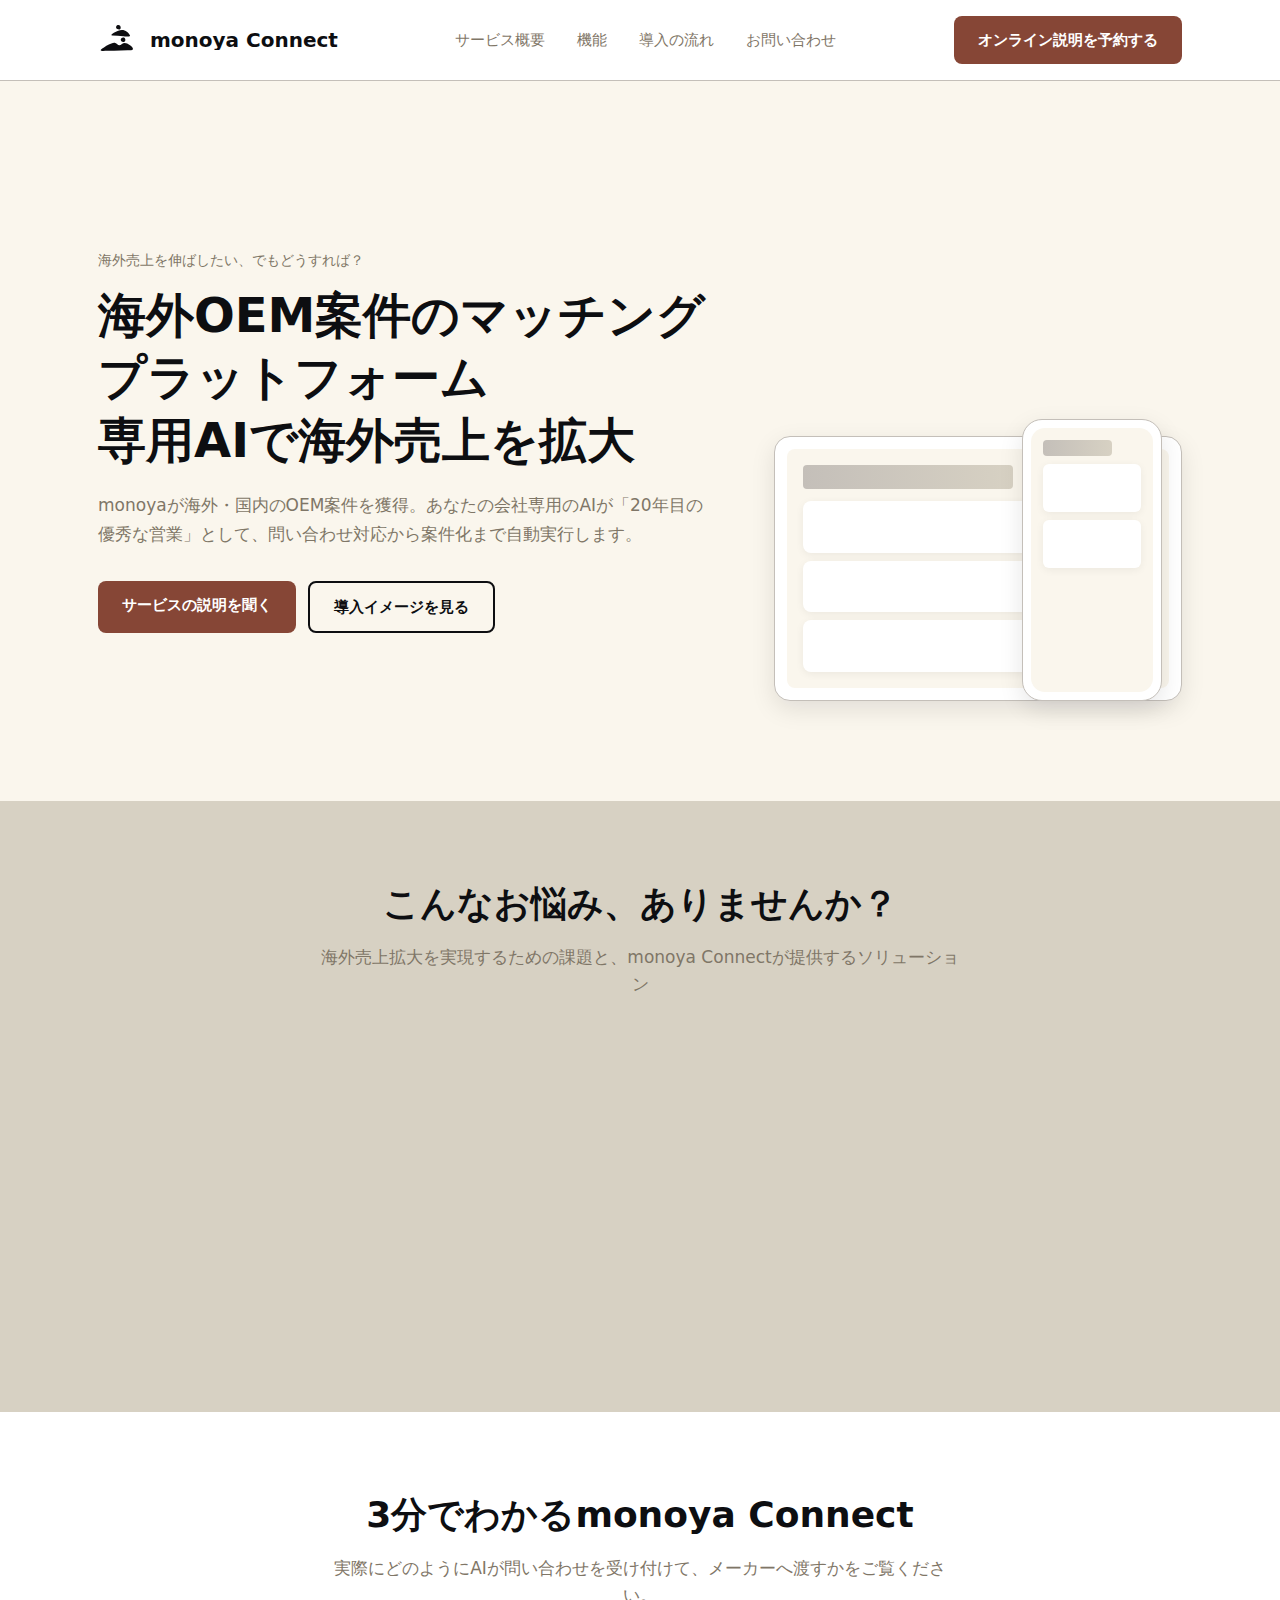
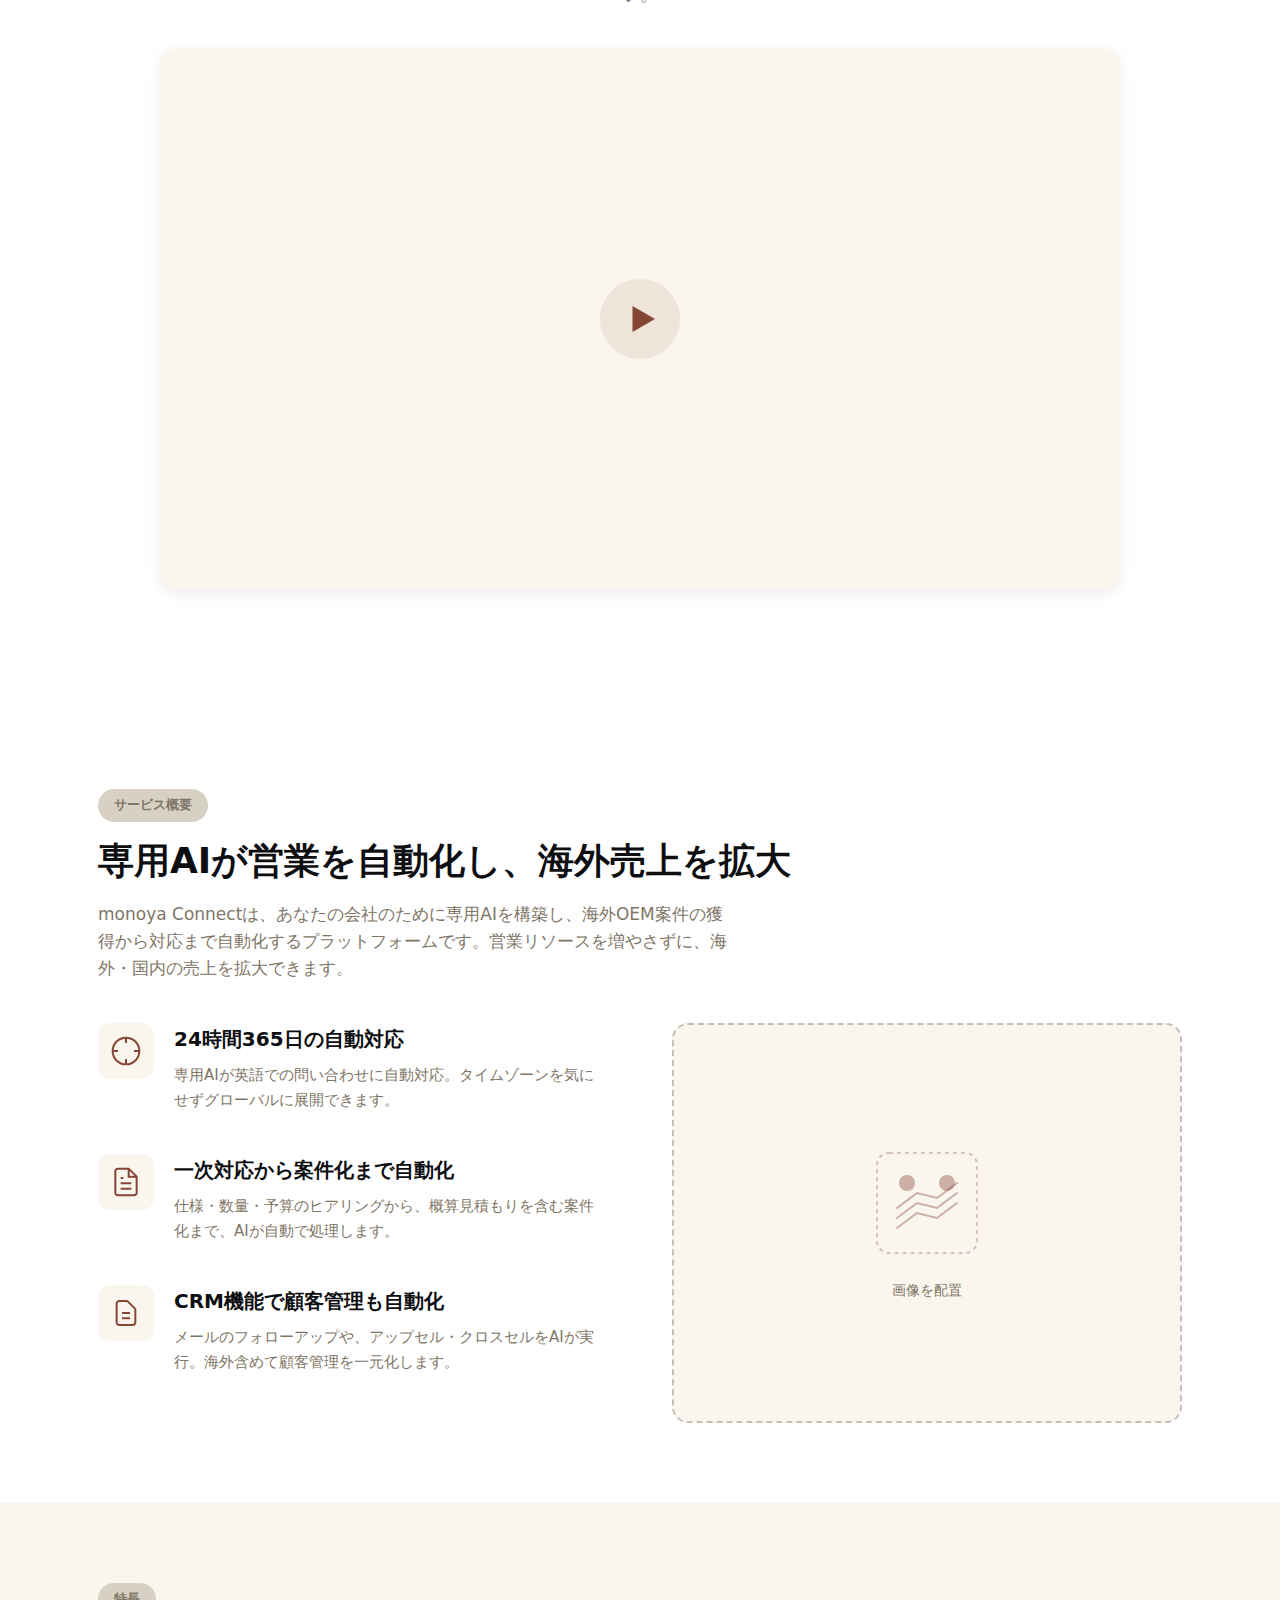
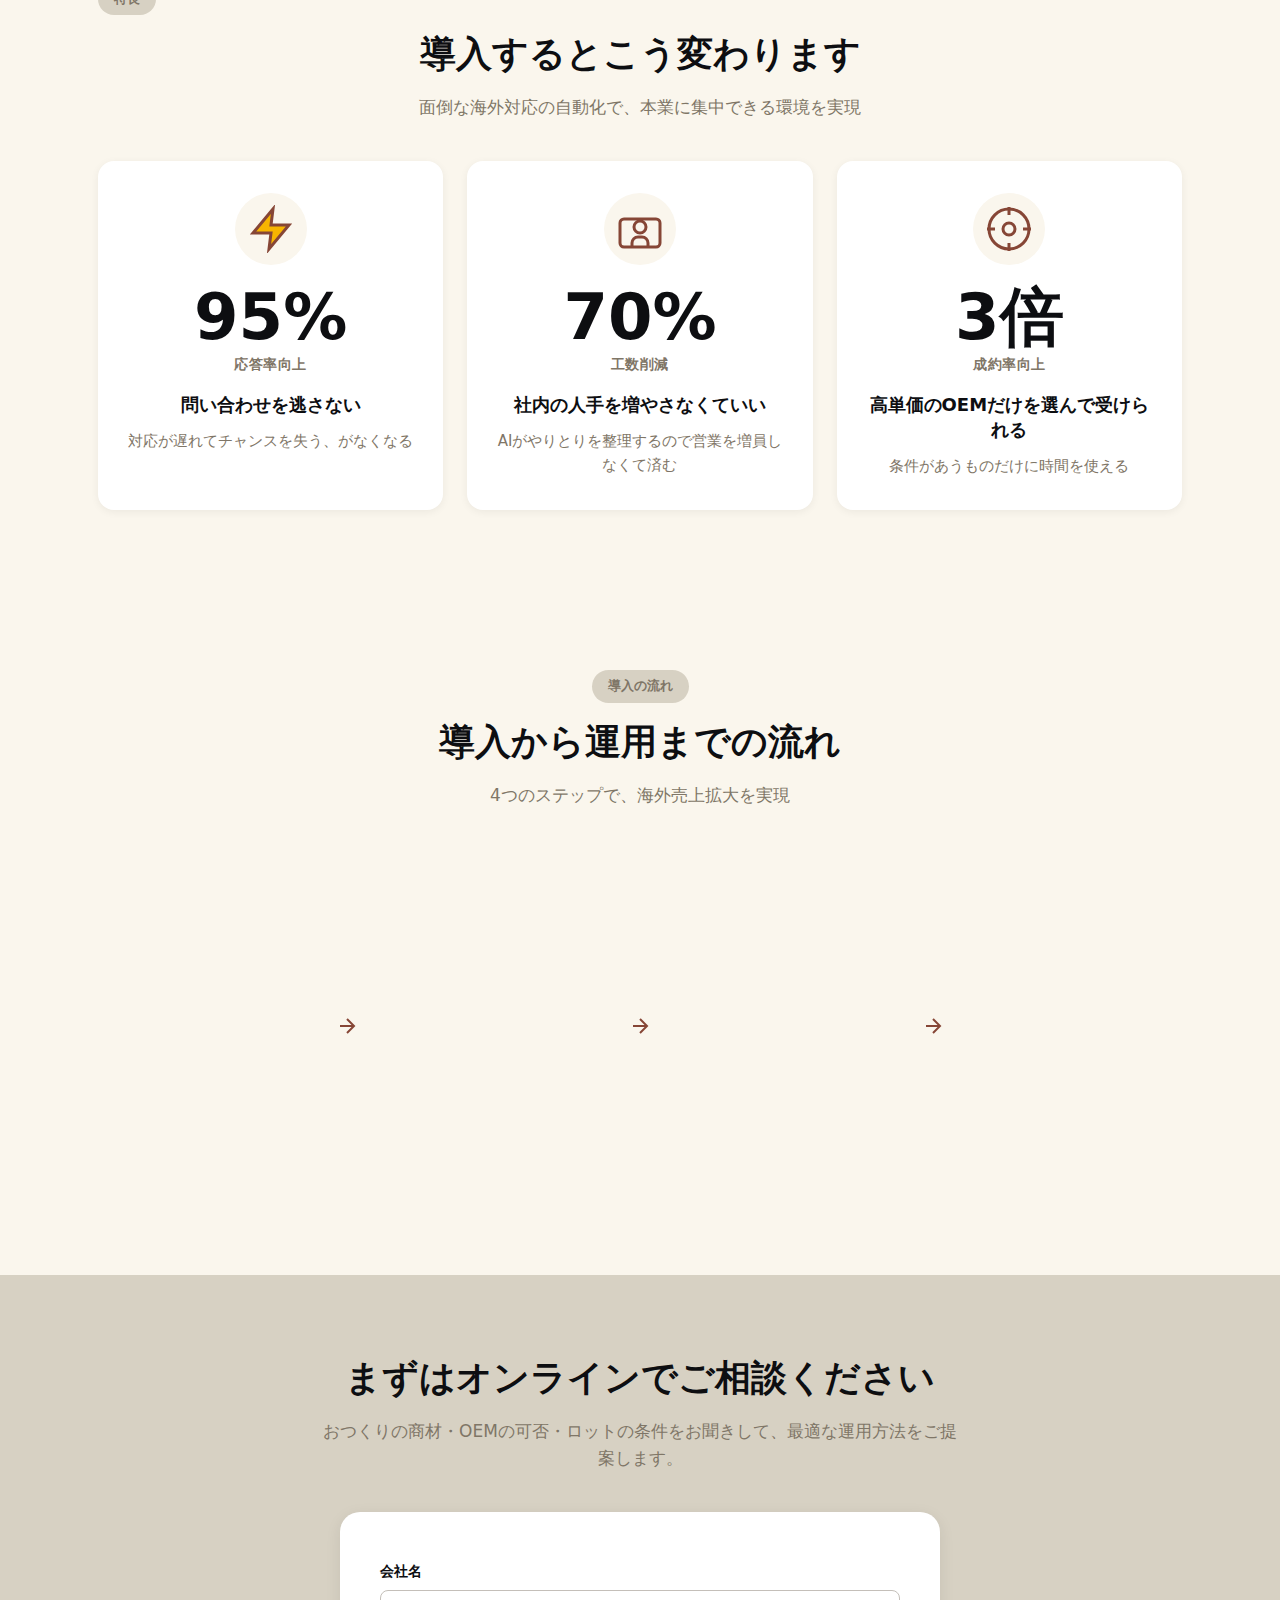
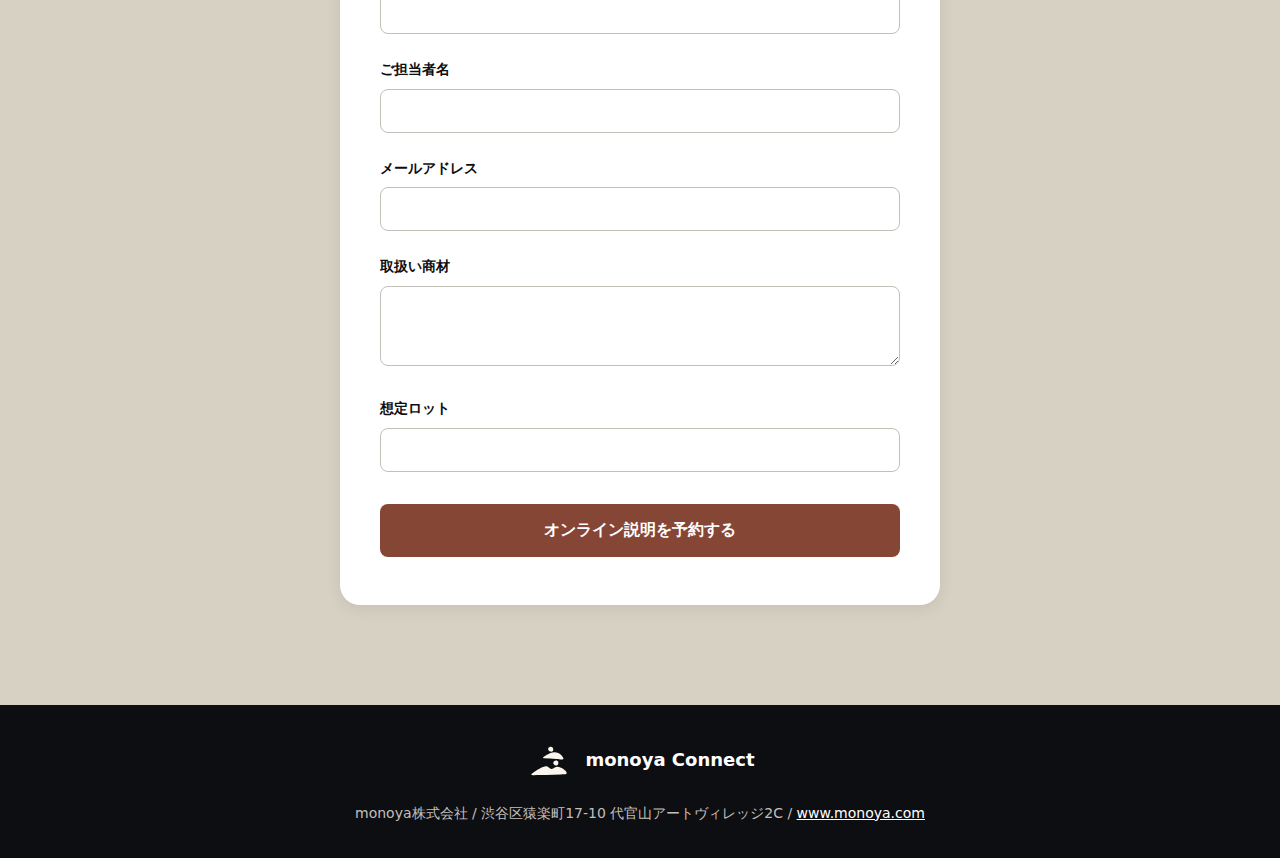
<file: index.html>
<!DOCTYPE html>
<html lang="ja">
<head>
    <meta charset="UTF-8">
    <meta name="viewport" content="width=device-width, initial-scale=1.0">
    <title>monoya Connect - 海外OEM案件のマッチングプラットフォーム | 海外売上拡大</title>
    <link rel="icon" type="image/svg+xml" href="assets/favicon.svg">
    <link rel="stylesheet" href="styles.css">
</head>
<body>
    <!-- Header -->
    <header class="header">
        <div class="header-container">
            <a href="#service" class="logo" aria-label="monoya Connect ホーム">
                <img src="assets/logo-dark.svg" alt="monoya Connect ロゴ" class="logo-icon" width="40" height="40">
                <span class="logo-text">monoya Connect</span>
            </a>
            <nav class="nav">
                <a href="#service">サービス概要</a>
                <a href="#features">機能</a>
                <a href="#flow">導入の流れ</a>
                <a href="#contact">お問い合わせ</a>
            </nav>
            <a href="#contact" class="btn btn-primary btn-header">オンライン説明を予約する</a>
        </div>
    </header>

    <!-- Hero Section -->
    <section class="hero" id="service">
        <div class="container">
            <div class="hero-content">
                <div class="hero-text">
                    <p class="hero-subtitle">海外売上を伸ばしたい、でもどうすれば？</p>
                    <h1 class="hero-title">海外OEM案件のマッチングプラットフォーム<br>専用AIで海外売上を拡大</h1>
                    <p class="hero-description">
                        monoyaが海外・国内のOEM案件を獲得。あなたの会社専用のAIが「20年目の優秀な営業」として、問い合わせ対応から案件化まで自動実行します。
                    </p>
                    <div class="hero-cta">
                        <a href="#contact" class="btn btn-primary">サービスの説明を聞く</a>
                        <a href="#flow" class="btn btn-secondary">導入イメージを見る</a>
                    </div>
                </div>
                <div class="hero-image">
                    <div class="mockup-container">
                        <div class="mockup-desktop">
                            <div class="mockup-screen">
                                <div class="dashboard-placeholder">
                                    <div class="dashboard-header"></div>
                                    <div class="dashboard-content">
                                        <div class="dashboard-card"></div>
                                        <div class="dashboard-card"></div>
                                        <div class="dashboard-card"></div>
                                    </div>
                                </div>
                            </div>
                        </div>
                        <div class="mockup-mobile">
                            <div class="mockup-screen-mobile">
                                <div class="mobile-dashboard">
                                    <div class="mobile-header"></div>
                                    <div class="mobile-card"></div>
                                    <div class="mobile-card"></div>
                                </div>
                            </div>
                        </div>
                    </div>
                </div>
            </div>
        </div>
    </section>

    <!-- Problem Solution Section -->
    <section class="problem-section">
        <div class="container">
            <h2 class="section-title">こんなお悩み、ありませんか？</h2>
            <p class="section-description">
                海外売上拡大を実現するための課題と、monoya Connectが提供するソリューション
            </p>
            <div class="problem-cards">
                <div class="card">
                    <div class="card-icon">
                        <svg width="48" height="48" viewBox="0 0 24 24" fill="none" stroke="currentColor" stroke-width="1.5">
                            <path d="M12 2L2 7L12 12L22 7L12 2Z"/>
                            <path d="M2 17L12 22L22 17"/>
                            <path d="M2 12L12 17L22 12"/>
                        </svg>
                    </div>
                    <h3 class="card-title">海外売上を伸ばしたい</h3>
                    <p class="card-description">新規の海外顧客を開拓したいが、営業リソースが足りない</p>
                </div>
                <div class="card">
                    <div class="card-icon">
                        <svg width="48" height="48" viewBox="0 0 24 24" fill="none" stroke="currentColor" stroke-width="1.5">
                            <path d="M3 8L10.89 13.26C11.2187 13.4793 11.6049 13.5963 12 13.5963C12.3951 13.5963 12.7813 13.4793 13.11 13.26L21 8M5 19H19C19.5304 19 20.0391 18.7893 20.4142 18.4142C20.7893 18.0391 21 17.5304 21 17V7C21 6.46957 20.7893 5.96086 20.4142 5.58579C20.0391 5.21071 19.5304 5 19 5H5C4.46957 5 3.96086 5.21071 3.58579 5.58579C3.21071 5.96086 3 6.46957 3 7V17C3 17.5304 3.21071 18.0391 3.58579 18.4142C3.96086 18.7893 4.46957 19 5 19Z"/>
                        </svg>
                    </div>
                    <h3 class="card-title">問い合わせが来るが後回し、面倒臭い</h3>
                    <p class="card-description">英語でのやりとりや仕様確認が面倒で、対応に時間がかかる</p>
                </div>
                <div class="card">
                    <div class="card-icon">
                        <svg width="48" height="48" viewBox="0 0 24 24" fill="none" stroke="currentColor" stroke-width="1.5">
                            <path d="M9 12H15M9 16H15M17 21H7C6.46957 21 5.96086 20.7893 5.58579 20.4142C5.21071 20.0391 5 19.5304 5 19V5C5 4.46957 5.21071 3.96086 5.58579 3.58579C5.96086 3.21071 6.46957 3 7 3H12.586C12.8512 3.00006 13.1055 3.10545 13.293 3.293L18.707 8.707C18.8946 8.89449 18.9999 9.1488 19 9.414V19C19 19.5304 18.7893 20.0391 18.4142 20.4142C18.0391 20.7893 17.5304 21 17 21Z"/>
                        </svg>
                    </div>
                    <h3 class="card-title">OEM案件はたくさんあって、管理するのが大変</h3>
                    <p class="card-description">複数の顧客対応、フォローアップ、アップセル・クロスセルまで手が回らない</p>
                </div>
                <div class="card">
                    <div class="card-icon">
                        <svg width="48" height="48" viewBox="0 0 24 24" fill="none" stroke="currentColor" stroke-width="1.5">
                            <path d="M21 16V8C21 7.46957 20.7893 6.96086 20.4142 6.58579C20.0391 6.21071 19.5304 6 19 6H5C4.46957 6 3.96086 6.21071 3.58579 6.58579C3.21071 6.96086 3 7.46957 3 8V16C3 16.5304 3.21071 17.0391 3.58579 17.4142C3.96086 17.7893 4.46957 18 5 18H19C19.5304 18 20.0391 17.7893 20.4142 17.4142C20.7893 17.0391 21 16.5304 21 16Z"/>
                            <path d="M9 10H15M9 14H15"/>
                        </svg>
                    </div>
                    <h3 class="card-title">社内で情報が散乱。商品情報がバラバラ</h3>
                    <p class="card-description">商品情報がバラバラで、誰に聞けばわかるのか見つからない</p>
                </div>
            </div>
        </div>
    </section>

    <!-- Demo Video Section -->
    <section class="demo-video">
        <div class="container">
            <h2 class="section-title">3分でわかるmonoya Connect</h2>
            <p class="section-description">
                実際にどのようにAIが問い合わせを受け付けて、メーカーへ渡すかをご覧ください。
            </p>
            <div class="video-container">
                <div class="video-placeholder">
                    <svg width="80" height="80" viewBox="0 0 80 80" fill="none">
                        <circle cx="40" cy="40" r="40" fill="#864636" opacity="0.1"/>
                        <path d="M55 40L32.5 52.9904L32.5 27.0096L55 40Z" fill="#864636"/>
                    </svg>
                </div>
            </div>
        </div>
    </section>

    <!-- Service Overview Section -->
    <section class="service-overview-section" id="features">
        <div class="container">
            <div class="section-tag">サービス概要</div>
            <h2 class="section-title">専用AIが営業を自動化し、海外売上を拡大</h2>
            <p class="section-description">
                monoya Connectは、あなたの会社のために専用AIを構築し、海外OEM案件の獲得から対応まで自動化するプラットフォームです。営業リソースを増やさずに、海外・国内の売上を拡大できます。
            </p>
            <div class="service-overview-content">
                <div class="service-overview-text">
                    <div class="service-features">
                        <div class="service-feature">
                            <div class="service-feature-icon">
                                <svg width="32" height="32" viewBox="0 0 24 24" fill="none" stroke="currentColor" stroke-width="1.5">
                                    <circle cx="12" cy="12" r="10"/>
                                    <path d="M2 12H6M18 12H22M12 2V6M12 18V22"/>
                                </svg>
                            </div>
                            <div class="service-feature-content">
                                <h3 class="service-feature-title">24時間365日の自動対応</h3>
                                <p class="service-feature-description">専用AIが英語での問い合わせに自動対応。タイムゾーンを気にせずグローバルに展開できます。</p>
                            </div>
                        </div>
                        <div class="service-feature">
                            <div class="service-feature-icon">
                                <svg width="32" height="32" viewBox="0 0 24 24" fill="none" stroke="currentColor" stroke-width="1.5">
                                    <path d="M14 2H6C5.46957 2 4.96086 2.21071 4.58579 2.58579C4.21071 2.96086 4 3.46957 4 4V20C4 20.5304 4.21071 21.0391 4.58579 21.4142C4.96086 21.7893 5.46957 22 6 22H18C18.5304 22 19.0391 21.7893 19.4142 21.4142C19.7893 21.0391 20 20.5304 20 20V8L14 2Z"/>
                                    <path d="M14 2V8H20M16 13H8M16 17H8M10 9H8"/>
                                </svg>
                            </div>
                            <div class="service-feature-content">
                                <h3 class="service-feature-title">一次対応から案件化まで自動化</h3>
                                <p class="service-feature-description">仕様・数量・予算のヒアリングから、概算見積もりを含む案件化まで、AIが自動で処理します。</p>
                            </div>
                        </div>
                        <div class="service-feature">
                            <div class="service-feature-icon">
                                <svg width="32" height="32" viewBox="0 0 24 24" fill="none" stroke="currentColor" stroke-width="1.5">
                                    <path d="M9 12H15M9 16H15M17 21H7C6.46957 21 5.96086 20.7893 5.58579 20.4142C5.21071 20.0391 5 19.5304 5 19V5C5 4.46957 5.21071 3.96086 5.58579 3.58579C5.96086 3.21071 6.46957 3 7 3H12.586C12.8512 3.00006 13.1055 3.10545 13.293 3.293L18.707 8.707C18.8946 8.89449 18.9999 9.1488 19 9.414V19C19 19.5304 18.7893 20.0391 18.4142 20.4142C18.0391 20.7893 17.5304 21 17 21Z"/>
                                </svg>
                            </div>
                            <div class="service-feature-content">
                                <h3 class="service-feature-title">CRM機能で顧客管理も自動化</h3>
                                <p class="service-feature-description">メールのフォローアップや、アップセル・クロスセルをAIが実行。海外含めて顧客管理を一元化します。</p>
                            </div>
                        </div>
                    </div>
                </div>
                <div class="service-overview-image">
                    <div class="service-image-placeholder">
                        <svg width="120" height="120" viewBox="0 0 120 120" fill="none">
                            <rect x="10" y="10" width="100" height="100" rx="12" stroke="currentColor" stroke-width="2" stroke-dasharray="4 4" fill="none" opacity="0.3"/>
                            <circle cx="40" cy="40" r="8" fill="currentColor" opacity="0.4"/>
                            <circle cx="80" cy="40" r="8" fill="currentColor" opacity="0.4"/>
                            <path d="M30 65 L50 50 L70 55 L90 40" stroke="currentColor" stroke-width="2" opacity="0.4" stroke-linecap="round"/>
                            <path d="M30 75 L50 60 L70 65 L90 50" stroke="currentColor" stroke-width="2" opacity="0.4" stroke-linecap="round"/>
                            <path d="M30 85 L50 70 L70 75 L90 60" stroke="currentColor" stroke-width="2" opacity="0.4" stroke-linecap="round"/>
                        </svg>
                        <p style="margin-top: 16px; color: var(--clay); font-size: 14px;">画像を配置</p>
                    </div>
                </div>
            </div>
        </div>
    </section>

    <!-- Impact Metrics Section -->
    <section class="impact-section">
        <div class="container">
            <div class="section-tag">特長</div>
            <h2 class="section-title">導入するとこう変わります</h2>
            <p class="section-description">
                面倒な海外対応の自動化で、本業に集中できる環境を実現
            </p>
            <div class="impact-cards">
                <div class="impact-card">
                    <div class="impact-icon">
                        <svg width="48" height="48" viewBox="0 0 24 24" fill="none" stroke="currentColor" stroke-width="1.5">
                            <path d="M13 2L3 14H12L11 22L21 10H12L13 2Z" fill="#F7B500"/>
                        </svg>
                    </div>
                    <div class="impact-metric">
                        <div class="impact-number">95%</div>
                        <div class="impact-label">応答率向上</div>
                    </div>
                    <h3 class="impact-title">問い合わせを逃さない</h3>
                    <p class="impact-description">対応が遅れてチャンスを失う、がなくなる</p>
                </div>
                <div class="impact-card">
                    <div class="impact-icon">
                        <svg width="48" height="48" viewBox="0 0 24 24" fill="none" stroke="currentColor" stroke-width="1.5">
                            <rect x="2" y="7" width="20" height="14" rx="2"/>
                            <path d="M16 21V19C16 17.3431 14.6569 16 13 16H11C9.34315 16 8 17.3431 8 19V21"/>
                            <circle cx="12" cy="11" r="3"/>
                        </svg>
                    </div>
                    <div class="impact-metric">
                        <div class="impact-number">70%</div>
                        <div class="impact-label">工数削減</div>
                    </div>
                    <h3 class="impact-title">社内の人手を増やさなくていい</h3>
                    <p class="impact-description">AIがやりとりを整理するので営業を増員しなくて済む</p>
                </div>
                <div class="impact-card">
                    <div class="impact-icon">
                        <svg width="48" height="48" viewBox="0 0 24 24" fill="none" stroke="currentColor" stroke-width="1.5">
                            <circle cx="12" cy="12" r="10"/>
                            <circle cx="12" cy="12" r="3"/>
                            <path d="M12 1V5M12 19V23M23 12H19M5 12H1"/>
                        </svg>
                    </div>
                    <div class="impact-metric">
                        <div class="impact-number">3倍</div>
                        <div class="impact-label">成約率向上</div>
                    </div>
                    <h3 class="impact-title">高単価のOEMだけを選んで受けられる</h3>
                    <p class="impact-description">条件があうものだけに時間を使える</p>
                </div>
            </div>
        </div>
    </section>

    <!-- Flow Section -->
    <section class="flow-section" id="flow">
        <div class="container">
            <div class="section-tag">導入の流れ</div>
            <h2 class="section-title">導入から運用までの流れ</h2>
            <p class="section-description">
                4つのステップで、海外売上拡大を実現
            </p>
            <div class="flow-steps">
                <div class="flow-step">
                    <div class="step-number">1</div>
                    <h3 class="step-title">あなたの会社専用のAIを構築</h3>
                    <p class="step-description">商品情報、技術仕様、過去の取引データなど、社内の知識を学習した専用AIを構築します。</p>
                </div>
                <div class="flow-arrow">
                    <svg width="24" height="24" viewBox="0 0 24 24" fill="none" stroke="currentColor" stroke-width="2">
                        <path d="M5 12h14M12 5l7 7-7 7"/>
                    </svg>
                </div>
                <div class="flow-step">
                    <div class="step-number">2</div>
                    <h3 class="step-title">monoyaが海外OEM案件を獲得</h3>
                    <p class="step-description">海外・国内のブランド、ホテルレストランから案件を集客し、AIに振り分けます。</p>
                </div>
                <div class="flow-arrow">
                    <svg width="24" height="24" viewBox="0 0 24 24" fill="none" stroke="currentColor" stroke-width="2">
                        <path d="M5 12h14M12 5l7 7-7 7"/>
                    </svg>
                </div>
                <div class="flow-step">
                    <div class="step-number">3</div>
                    <h3 class="step-title">AIが一次対応~案件化まで自動実行</h3>
                    <p class="step-description">問い合わせ受付、仕様ヒアリング、概算見積作成までAIが自動処理。案件化した内容を通知します。</p>
                </div>
                <div class="flow-arrow">
                    <svg width="24" height="24" viewBox="0 0 24 24" fill="none" stroke="currentColor" stroke-width="2">
                        <path d="M5 12h14M12 5l7 7-7 7"/>
                    </svg>
                </div>
                <div class="flow-step">
                    <div class="step-number">4</div>
                    <h3 class="step-title">CRMで継続的な顧客フォロー</h3>
                    <p class="step-description">AIがフォローアップメール、アップセル・クロスセル提案を実行。顧客管理も自動化されます。</p>
                </div>
            </div>
        </div>
    </section>

    <!-- Contact/CTA Section -->
    <section class="contact-section" id="contact">
        <div class="container">
            <h2 class="section-title">まずはオンラインでご相談ください</h2>
            <p class="section-description">
                おつくりの商材・OEMの可否・ロットの条件をお聞きして、最適な運用方法をご提案します。
            </p>
            <form class="contact-form">
                <div class="form-group">
                    <label for="company">会社名</label>
                    <input type="text" id="company" name="company" required>
                </div>
                <div class="form-group">
                    <label for="name">ご担当者名</label>
                    <input type="text" id="name" name="name" required>
                </div>
                <div class="form-group">
                    <label for="email">メールアドレス</label>
                    <input type="email" id="email" name="email" required>
                </div>
                <div class="form-group">
                    <label for="products">取扱い商材</label>
                    <textarea id="products" name="products" rows="3" required></textarea>
                </div>
                <div class="form-group">
                    <label for="lot">想定ロット</label>
                    <input type="text" id="lot" name="lot" required>
                </div>
                <button type="submit" class="btn btn-primary btn-large">オンライン説明を予約する</button>
            </form>
        </div>
    </section>

    <!-- Footer -->
    <footer class="footer">
        <div class="container footer-content">
            <div class="footer-brand">
                <img src="assets/logo-light.svg" alt="monoya Connect ロゴ" class="footer-logo" width="48" height="48">
                <span class="footer-text">monoya Connect</span>
            </div>
            <p>monoya株式会社 / 渋谷区猿楽町17-10 代官山アートヴィレッジ2C / <a href="https://www.monoya.com" target="_blank" rel="noopener">www.monoya.com</a></p>
        </div>
    </footer>

    <!-- Mobile Sticky CTA -->
    <div class="mobile-sticky-cta">
        <a href="#contact" class="btn btn-primary btn-block">サービスの説明を聞く</a>
    </div>

    <script src="script.js"></script>
</body>
</html>
</file>
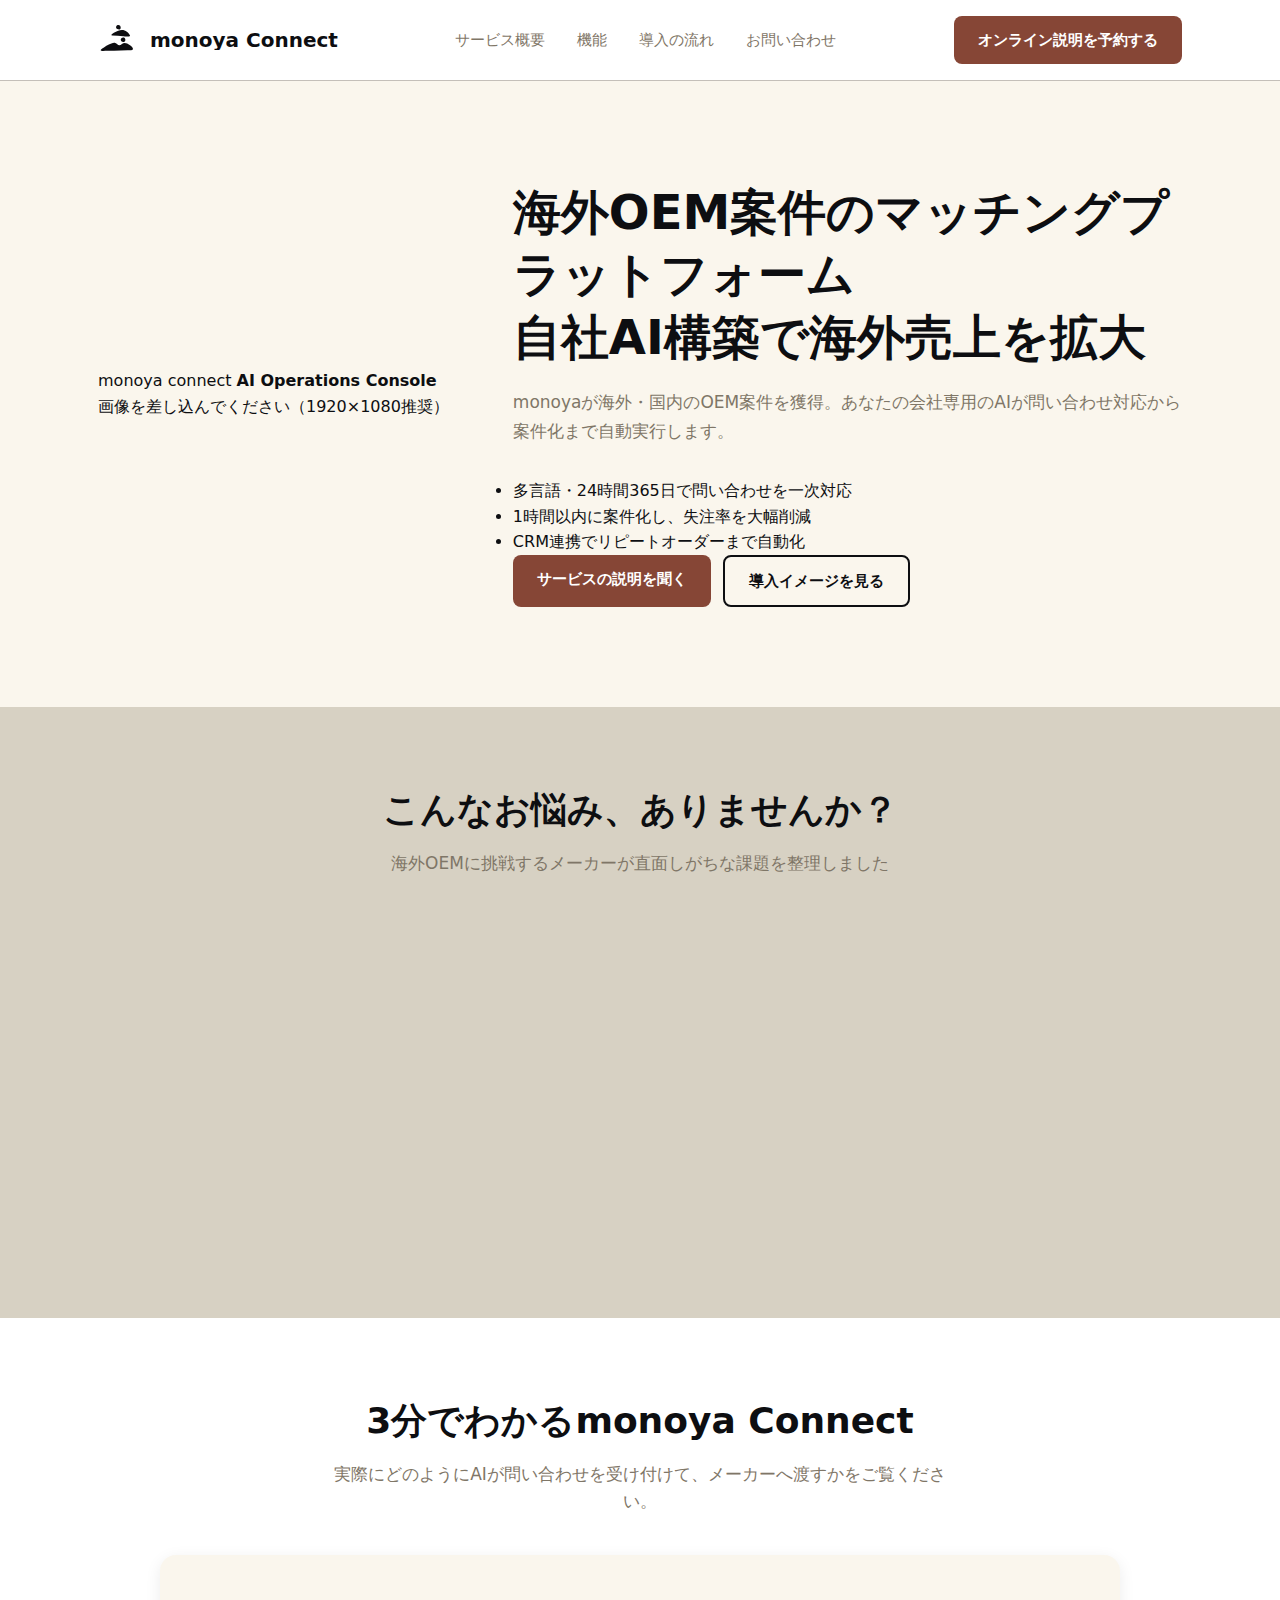
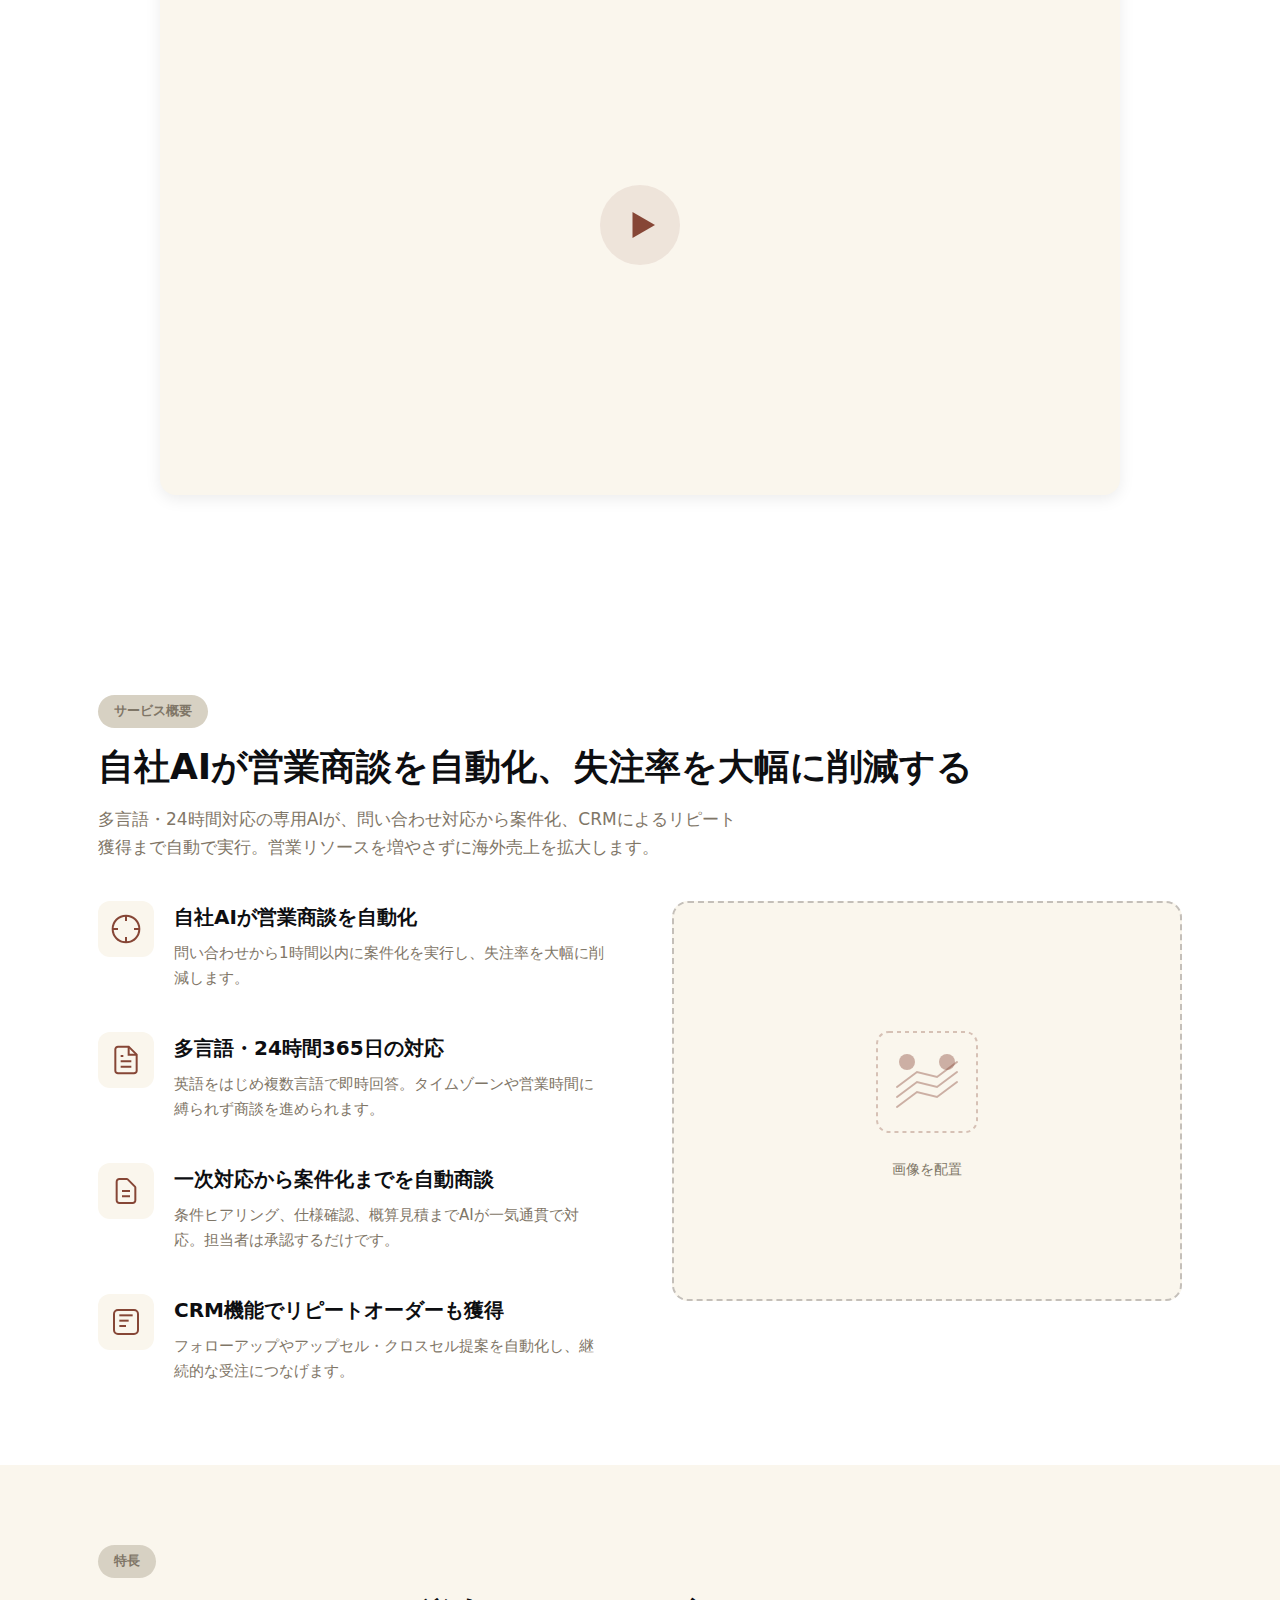
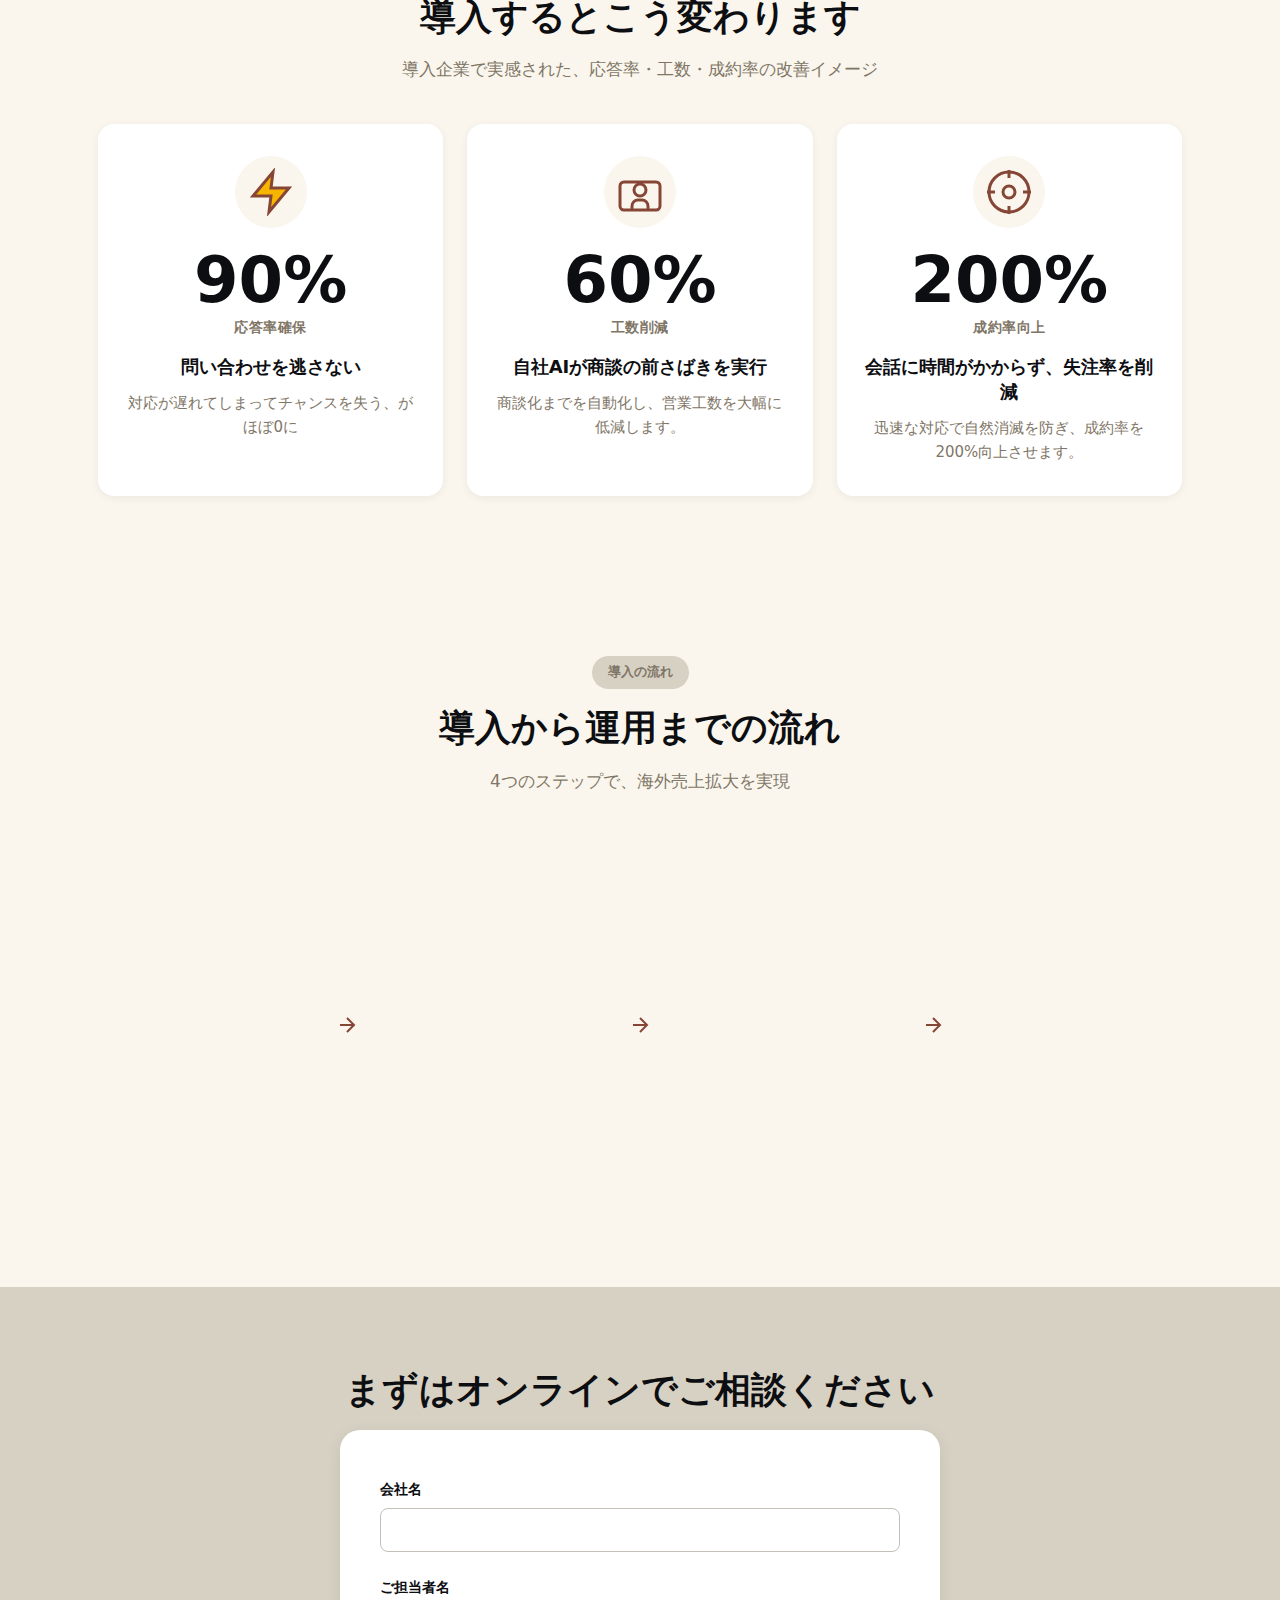
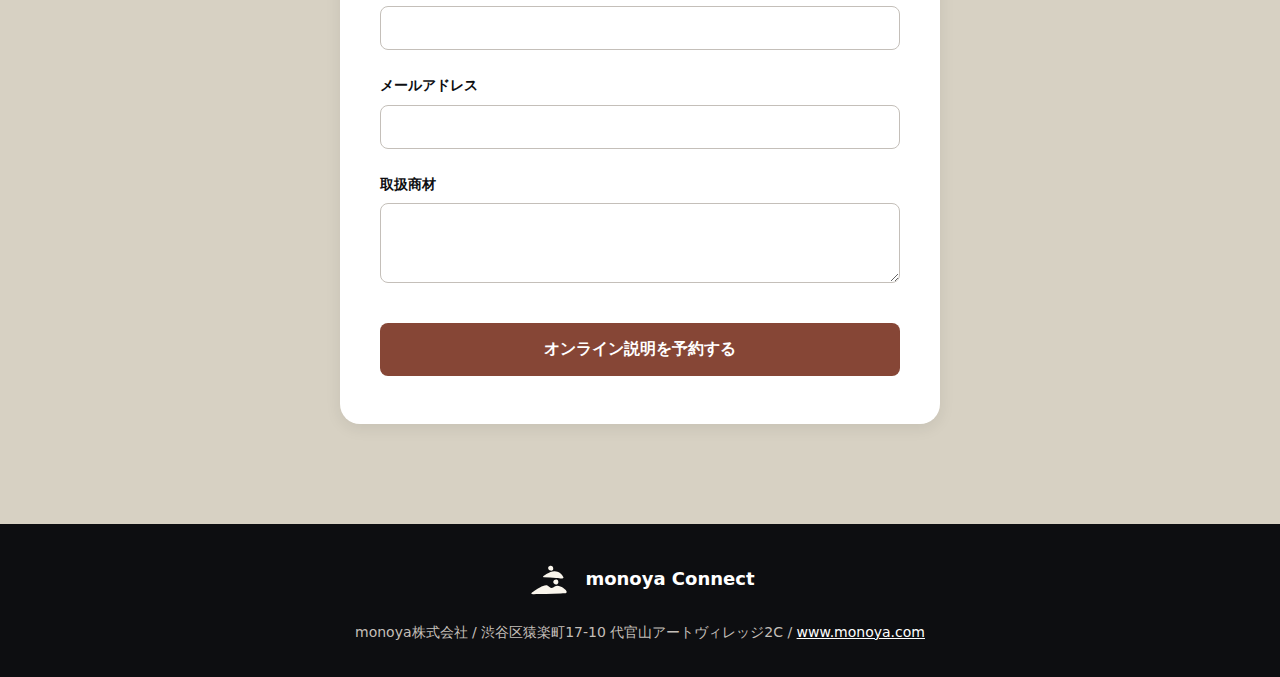
<file: ui-alt/index.html>
<!DOCTYPE html>
<html lang="ja">
<head>
    <meta charset="UTF-8">
    <meta name="viewport" content="width=device-width, initial-scale=1.0">
    <title>monoya Connect (UI Alt) - 海外OEM案件のマッチングプラットフォーム</title>
    <link rel="icon" type="image/svg+xml" href="../assets/favicon.svg">
    <link rel="stylesheet" href="../styles.css">
</head>
<body>
    <!-- Header -->
    <header class="header">
        <div class="header-container">
            <a href="#service" class="logo" aria-label="monoya Connect ホーム">
                <img src="../assets/logo-dark.svg" alt="monoya Connect ロゴ" class="logo-icon" width="40" height="40">
                <span class="logo-text">monoya Connect</span>
            </a>
            <nav class="nav">
                <a href="#service">サービス概要</a>
                <a href="#features">機能</a>
                <a href="#flow">導入の流れ</a>
                <a href="#contact">お問い合わせ</a>
            </nav>
            <a href="#contact" class="btn btn-primary btn-header">オンライン説明を予約する</a>
        </div>
    </header>

    <!-- Hero Section -->
    <section class="hero" id="service">
        <div class="container">
            <div class="hero-content">
                <div class="hero-text">
                    <h1 class="hero-title">海外OEM案件のマッチングプラットフォーム<br>自社AI構築で海外売上を拡大</h1>
                    <p class="hero-description">
                        monoyaが海外・国内のOEM案件を獲得。あなたの会社専用のAIが問い合わせ対応から案件化まで自動実行します。
                    </p>
                    <ul class="hero-points">
                        <li>多言語・24時間365日で問い合わせを一次対応</li>
                        <li>1時間以内に案件化し、失注率を大幅削減</li>
                        <li>CRM連携でリピートオーダーまで自動化</li>
                    </ul>
                    <div class="hero-cta">
                        <a href="#contact" class="btn btn-primary">サービスの説明を聞く</a>
                        <a href="#flow" class="btn btn-secondary">導入イメージを見る</a>
                    </div>
                </div>
                <div class="hero-visual">
                    <div class="hero-image-frame">
                        <div class="hero-image-overlay">
                            <span>monoya connect</span>
                            <strong>AI Operations Console</strong>
                            <p>画像を差し込んでください（1920×1080推奨）</p>
                        </div>
                    </div>
                </div>
            </div>
        </div>
    </section>

    <!-- Problem Solution Section -->
    <section class="problem-section">
        <div class="container">
            <h2 class="section-title">こんなお悩み、ありませんか？</h2>
            <p class="section-description">
                海外OEMに挑戦するメーカーが直面しがちな課題を整理しました
            </p>
            <div class="problem-cards">
                <div class="card">
                    <div class="card-icon">
                        <svg width="48" height="48" viewBox="0 0 24 24" fill="none" stroke="currentColor" stroke-width="1.5">
                            <path d="M12 2L2 7L12 12L22 7L12 2Z"/>
                            <path d="M2 17L12 22L22 17"/>
                            <path d="M2 12L12 17L22 12"/>
                        </svg>
                    </div>
                    <h3 class="card-title">海外売上を伸ばしたい</h3>
                    <p class="card-description">海外の販路を広げたいが、営業ノウハウと体制が整っていない</p>
                </div>
                <div class="card">
                    <div class="card-icon">
                        <svg width="48" height="48" viewBox="0 0 24 24" fill="none" stroke="currentColor" stroke-width="1.5">
                            <path d="M3 8L10.89 13.26C11.2187 13.4793 11.6049 13.5963 12 13.5963C12.3951 13.5963 12.7813 13.4793 13.11 13.26L21 8M5 19H19C19.5304 19 20.0391 18.7893 20.4142 18.4142C20.7893 18.0391 21 17.5304 21 17V7C21 6.46957 20.7893 5.96086 20.4142 5.58579C20.0391 5.21071 19.5304 5 19 5H5C4.46957 5 3.96086 5.21071 3.58579 5.58579C3.21071 5.96086 3 6.46957 3 7V17C3 17.5304 3.21071 18.0391 3.58579 18.4142C3.96086 18.7893 4.46957 19 5 19Z"/>
                        </svg>
                    </div>
                    <h3 class="card-title">海外からの問い合わせは対応できない、面倒くさい</h3>
                    <p class="card-description">多言語対応やタイムゾーン調整に追われ、返信が後回しになる</p>
                </div>
                <div class="card">
                    <div class="card-icon">
                        <svg width="48" height="48" viewBox="0 0 24 24" fill="none" stroke="currentColor" stroke-width="1.5">
                            <path d="M9 12H15M9 16H15M17 21H7C6.46957 21 5.96086 20.7893 5.58579 20.4142C5.21071 20.0391 5 19.5304 5 19V5C5 4.46957 5.21071 3.96086 5.58579 3.58579C5.96086 3.21071 6.46957 3 7 3H12.586C12.8512 3.00006 13.1055 3.10545 13.293 3.293L18.707 8.707C18.8946 8.89449 18.9999 9.1488 19 9.414V19C19 19.5304 18.7893 20.0391 18.4142 20.4142C18.0391 20.7893 17.5304 21 17 21Z"/>
                        </svg>
                    </div>
                    <h3 class="card-title">問い合わせ対応するが、大半が自然消滅</h3>
                    <p class="card-description">返信が遅れたり情報が不足したりして、商談化する前に機会を逃してしまう</p>
                </div>
                <div class="card">
                    <div class="card-icon">
                        <svg width="48" height="48" viewBox="0 0 24 24" fill="none" stroke="currentColor" stroke-width="1.5">
                            <path d="M21 16V8C21 7.46957 20.7893 6.96086 20.4142 6.58579C20.0391 6.21071 19.5304 6 19 6H5C4.46957 6 3.96086 6.21071 3.58579 6.58579C3.21071 6.96086 3 7.46957 3 8V16C3 16.5304 3.21071 17.0391 3.58579 17.4142C3.96086 17.7893 4.46957 18 5 18H19C19.5304 18 20.0391 17.7893 20.4142 17.4142C20.7893 17.0391 21 16.5304 21 16Z"/>
                            <path d="M9 10H15M9 14H15"/>
                        </svg>
                    </div>
                    <h3 class="card-title">顧客管理が一切できていない</h3>
                    <p class="card-description">担当者ごとに情報が散らばり、フォローアップやリピート施策が打てない</p>
                </div>
            </div>
        </div>
    </section>

    <!-- Demo Video Section -->
    <section class="demo-video">
        <div class="container">
            <h2 class="section-title">3分でわかるmonoya Connect</h2>
            <p class="section-description">
                実際にどのようにAIが問い合わせを受け付けて、メーカーへ渡すかをご覧ください。
            </p>
            <div class="video-container">
                <div class="video-placeholder">
                    <svg width="80" height="80" viewBox="0 0 80 80" fill="none">
                        <circle cx="40" cy="40" r="40" fill="#864636" opacity="0.1"/>
                        <path d="M55 40L32.5 52.9904L32.5 27.0096L55 40Z" fill="#864636"/>
                    </svg>
                </div>
            </div>
        </div>
    </section>

    <!-- Service Overview Section -->
    <section class="service-overview-section" id="features">
        <div class="container">
            <div class="section-tag">サービス概要</div>
            <h2 class="section-title">自社AIが営業商談を自動化、失注率を大幅に削減する</h2>
            <p class="section-description">
                多言語・24時間対応の専用AIが、問い合わせ対応から案件化、CRMによるリピート獲得まで自動で実行。営業リソースを増やさずに海外売上を拡大します。
            </p>
            <div class="service-overview-content">
                <div class="service-overview-text">
                    <div class="service-features">
                        <div class="service-feature">
                            <div class="service-feature-icon">
                                <svg width="32" height="32" viewBox="0 0 24 24" fill="none" stroke="currentColor" stroke-width="1.5">
                                    <circle cx="12" cy="12" r="10"/>
                                    <path d="M2 12H6M18 12H22M12 2V6M12 18V22"/>
                                </svg>
                            </div>
                            <div class="service-feature-content">
                                <h3 class="service-feature-title">自社AIが営業商談を自動化</h3>
                                <p class="service-feature-description">問い合わせから1時間以内に案件化を実行し、失注率を大幅に削減します。</p>
                            </div>
                        </div>
                        <div class="service-feature">
                            <div class="service-feature-icon">
                                <svg width="32" height="32" viewBox="0 0 24 24" fill="none" stroke="currentColor" stroke-width="1.5">
                                    <path d="M14 2H6C5.46957 2 4.96086 2.21071 4.58579 2.58579C4.21071 2.96086 4 3.46957 4 4V20C4 20.5304 4.21071 21.0391 4.58579 21.4142C4.96086 21.7893 5.46957 22 6 22H18C18.5304 22 19.0391 21.7893 19.4142 21.4142C19.7893 21.0391 20 20.5304 20 20V8L14 2Z"/>
                                    <path d="M14 2V8H20M16 13H8M16 17H8M10 9H8"/>
                                </svg>
                            </div>
                            <div class="service-feature-content">
                                <h3 class="service-feature-title">多言語・24時間365日の対応</h3>
                                <p class="service-feature-description">英語をはじめ複数言語で即時回答。タイムゾーンや営業時間に縛られず商談を進められます。</p>
                            </div>
                        </div>
                        <div class="service-feature">
                            <div class="service-feature-icon">
                                <svg width="32" height="32" viewBox="0 0 24 24" fill="none" stroke="currentColor" stroke-width="1.5">
                                    <path d="M9 12H15M9 16H15M17 21H7C6.46957 21 5.96086 20.7893 5.58579 20.4142C5.21071 20.0391 5 19.5304 5 19V5C5 4.46957 5.21071 3.96086 5.58579 3.58579C5.96086 3.21071 6.46957 3 7 3H12.586C12.8512 3.00006 13.1055 3.10545 13.293 3.293L18.707 8.707C18.8946 8.89449 18.9999 9.1488 19 9.414V19C19 19.5304 18.7893 20.0391 18.4142 20.4142C18.0391 20.7893 17.5304 21 17 21Z"/>
                                </svg>
                            </div>
                            <div class="service-feature-content">
                                <h3 class="service-feature-title">一次対応から案件化までを自動商談</h3>
                                <p class="service-feature-description">条件ヒアリング、仕様確認、概算見積までAIが一気通貫で対応。担当者は承認するだけです。</p>
                            </div>
                        </div>
                        <div class="service-feature">
                            <div class="service-feature-icon">
                                <svg width="32" height="32" viewBox="0 0 24 24" fill="none" stroke="currentColor" stroke-width="1.5">
                                    <path d="M18 21H6C4.34315 21 3 19.6569 3 18V6C3 4.34315 4.34315 3 6 3H18C19.6569 3 21 4.34315 21 6V18C21 19.6569 19.6569 21 18 21Z"/>
                                    <path d="M7 7H17"/>
                                    <path d="M7 11H14"/>
                                    <path d="M7 15H12"/>
                                </svg>
                            </div>
                            <div class="service-feature-content">
                                <h3 class="service-feature-title">CRM機能でリピートオーダーも獲得</h3>
                                <p class="service-feature-description">フォローアップやアップセル・クロスセル提案を自動化し、継続的な受注につなげます。</p>
                            </div>
                        </div>
                    </div>
                </div>
                <div class="service-overview-image">
                    <div class="service-image-placeholder">
                        <svg width="120" height="120" viewBox="0 0 120 120" fill="none">
                            <rect x="10" y="10" width="100" height="100" rx="12" stroke="currentColor" stroke-width="2" stroke-dasharray="4 4" fill="none" opacity="0.3"/>
                            <circle cx="40" cy="40" r="8" fill="currentColor" opacity="0.4"/>
                            <circle cx="80" cy="40" r="8" fill="currentColor" opacity="0.4"/>
                            <path d="M30 65 L50 50 L70 55 L90 40" stroke="currentColor" stroke-width="2" opacity="0.4" stroke-linecap="round"/>
                            <path d="M30 75 L50 60 L70 65 L90 50" stroke="currentColor" stroke-width="2" opacity="0.4" stroke-linecap="round"/>
                            <path d="M30 85 L50 70 L70 75 L90 60" stroke="currentColor" stroke-width="2" opacity="0.4" stroke-linecap="round"/>
                        </svg>
                        <p style="margin-top: 16px; color: var(--clay); font-size: 14px;">画像を配置</p>
                    </div>
                </div>
            </div>
        </div>
    </section>

    <!-- Impact Metrics Section -->
    <section class="impact-section">
        <div class="container">
            <div class="section-tag">特長</div>
            <h2 class="section-title">導入するとこう変わります</h2>
            <p class="section-description">
                導入企業で実感された、応答率・工数・成約率の改善イメージ
            </p>
            <div class="impact-cards">
                <div class="impact-card">
                    <div class="impact-icon">
                        <svg width="48" height="48" viewBox="0 0 24 24" fill="none" stroke="currentColor" stroke-width="1.5">
                            <path d="M13 2L3 14H12L11 22L21 10H12L13 2Z" fill="#F7B500"/>
                        </svg>
                    </div>
                    <div class="impact-metric">
                        <div class="impact-number">90%</div>
                        <div class="impact-label">応答率確保</div>
                    </div>
                    <h3 class="impact-title">問い合わせを逃さない</h3>
                    <p class="impact-description">対応が遅れてしまってチャンスを失う、がほぼ0に</p>
                </div>
                <div class="impact-card">
                    <div class="impact-icon">
                        <svg width="48" height="48" viewBox="0 0 24 24" fill="none" stroke="currentColor" stroke-width="1.5">
                            <rect x="2" y="7" width="20" height="14" rx="2"/>
                            <path d="M16 21V19C16 17.3431 14.6569 16 13 16H11C9.34315 16 8 17.3431 8 19V21"/>
                            <circle cx="12" cy="11" r="3"/>
                        </svg>
                    </div>
                    <div class="impact-metric">
                        <div class="impact-number">60%</div>
                        <div class="impact-label">工数削減</div>
                    </div>
                    <h3 class="impact-title">自社AIが商談の前さばきを実行</h3>
                    <p class="impact-description">商談化までを自動化し、営業工数を大幅に低減します。</p>
                </div>
                <div class="impact-card">
                    <div class="impact-icon">
                        <svg width="48" height="48" viewBox="0 0 24 24" fill="none" stroke="currentColor" stroke-width="1.5">
                            <circle cx="12" cy="12" r="10"/>
                            <circle cx="12" cy="12" r="3"/>
                            <path d="M12 1V5M12 19V23M23 12H19M5 12H1"/>
                        </svg>
                    </div>
                    <div class="impact-metric">
                        <div class="impact-number">200%</div>
                        <div class="impact-label">成約率向上</div>
                    </div>
                    <h3 class="impact-title">会話に時間がかからず、失注率を削減</h3>
                    <p class="impact-description">迅速な対応で自然消滅を防ぎ、成約率を200%向上させます。</p>
                </div>
            </div>
        </div>
    </section>

    <!-- Flow Section -->
    <section class="flow-section" id="flow">
        <div class="container">
            <div class="section-tag">導入の流れ</div>
            <h2 class="section-title">導入から運用までの流れ</h2>
            <p class="section-description">
                4つのステップで、海外売上拡大を実現
            </p>
            <div class="flow-steps">
                <div class="flow-step">
                    <div class="step-number">1</div>
                    <h3 class="step-title">あなたの会社専用のAIを構築</h3>
                    <p class="step-description">商品情報、技術仕様、過去の取引データや見積もり計算など、社内知識を学習した専用AIを構築します。</p>
                </div>
                <div class="flow-arrow">
                    <svg width="24" height="24" viewBox="0 0 24 24" fill="none" stroke="currentColor" stroke-width="2">
                        <path d="M5 12h14M12 5l7 7-7 7"/>
                    </svg>
                </div>
                <div class="flow-step">
                    <div class="step-number">2</div>
                    <h3 class="step-title">monoyaが海外OEM案件を獲得</h3>
                    <p class="step-description">monoyaが海外・国内のブランドに営業し、受注可能なOEM案件を継続的に獲得します。</p>
                </div>
                <div class="flow-arrow">
                    <svg width="24" height="24" viewBox="0 0 24 24" fill="none" stroke="currentColor" stroke-width="2">
                        <path d="M5 12h14M12 5l7 7-7 7"/>
                    </svg>
                </div>
                <div class="flow-step">
                    <div class="step-number">3</div>
                    <h3 class="step-title">AIが一次対応~案件化まで自動実行</h3>
                    <p class="step-description">自社AIが問い合わせ受付から仕様ヒアリング、概算見積まで1時間以内に自動対応し、失注率を大幅に削減します。</p>
                </div>
                <div class="flow-arrow">
                    <svg width="24" height="24" viewBox="0 0 24 24" fill="none" stroke="currentColor" stroke-width="2">
                        <path d="M5 12h14M12 5l7 7-7 7"/>
                    </svg>
                </div>
                <div class="flow-step">
                    <div class="step-number">4</div>
                    <h3 class="step-title">CRMで継続的な顧客フォロー</h3>
                    <p class="step-description">CRM機能でフォローアップやアップセル・クロスセル提案を自動化し、リピートオーダーを確保します。</p>
                </div>
            </div>
        </div>
    </section>

    <!-- Contact/CTA Section -->
    <section class="contact-section" id="contact">
        <div class="container">
            <h2 class="section-title">まずはオンラインでご相談ください</h2>
            <form class="contact-form">
                <div class="form-group">
                    <label for="company">会社名</label>
                    <input type="text" id="company" name="company" required>
                </div>
                <div class="form-group">
                    <label for="name">ご担当者名</label>
                    <input type="text" id="name" name="name" required>
                </div>
                <div class="form-group">
                    <label for="email">メールアドレス</label>
                    <input type="email" id="email" name="email" required>
                </div>
                <div class="form-group">
                    <label for="products">取扱商材</label>
                    <textarea id="products" name="products" rows="3" required></textarea>
                </div>
                <button type="submit" class="btn btn-primary btn-large">オンライン説明を予約する</button>
            </form>
        </div>
    </section>

    <!-- Footer -->
    <footer class="footer">
        <div class="container footer-content">
            <div class="footer-brand">
                <img src="../assets/logo-light.svg" alt="monoya Connect ロゴ" class="footer-logo" width="48" height="48">
                <span class="footer-text">monoya Connect</span>
            </div>
            <p>monoya株式会社 / 渋谷区猿楽町17-10 代官山アートヴィレッジ2C / <a href="https://www.monoya.com" target="_blank" rel="noopener">www.monoya.com</a></p>
        </div>
    </footer>

    <script src="../script.js"></script>
</body>
</html>
</file>
<file: styles.css>
/* ===========================
   CSS Custom Properties
   =========================== */
:root {
    /* Colors */
    --urushi: #0D0E11;
    --cotton: #FAF6ED;
    --linen: #D7D1C3;
    --clay: #7F7667;
    --ash: #C4BFB9;
    --rust: #864636;
    --night-fog: #43464D;
    --white: #FFFFFF;
    
    /* Spacing */
    --spacing-mobile: 24px;
    --spacing-desktop: 48px;
    --max-width: 1180px;
    
    /* Border Radius */
    --radius: 16px;
    --radius-lg: 20px;
    
    /* Shadows */
    --shadow-sm: 0 2px 8px rgba(13, 14, 17, 0.06);
    --shadow-md: 0 4px 16px rgba(13, 14, 17, 0.08);
    --shadow-lg: 0 8px 24px rgba(13, 14, 17, 0.1);
}

/* ===========================
   Reset & Base Styles
   =========================== */
* {
    margin: 0;
    padding: 0;
    box-sizing: border-box;
}

html {
    scroll-behavior: smooth;
}

body {
    font-family: system-ui, -apple-system, BlinkMacSystemFont, "Hiragino Sans", "Noto Sans JP", sans-serif;
    color: var(--urushi);
    line-height: 1.6;
    -webkit-font-smoothing: antialiased;
    -moz-osx-font-smoothing: grayscale;
}

img {
    max-width: 100%;
    height: auto;
    display: block;
}

a {
    text-decoration: none;
    color: inherit;
}

/* ===========================
   Header
   =========================== */
.header {
    position: sticky;
    top: 0;
    background: var(--white);
    border-bottom: 1px solid var(--ash);
    z-index: 1000;
    padding: 16px 0;
}

.header-container {
    max-width: var(--max-width);
    margin: 0 auto;
    padding: 0 var(--spacing-mobile);
    display: flex;
    align-items: center;
    justify-content: space-between;
    gap: 16px;
}

.header-container .logo {
    flex-shrink: 0;
    min-width: 0;
}

.header-container .nav,
.header-container .btn-header {
    flex-shrink: 0;
}

.logo {
    display: inline-flex;
    align-items: center;
    gap: 8px;
    font-size: 18px;
    font-weight: 700;
    color: var(--urushi);
    white-space: nowrap;
    transition: color 0.2s ease;
    text-decoration: none;
}

.logo:hover {
    color: var(--rust);
}

.logo-icon {
    width: 36px;
    height: 36px;
    display: block;
    flex-shrink: 0;
}

.logo-text {
    line-height: 1;
    flex-shrink: 1;
    min-width: 0;
    overflow: hidden;
    text-overflow: ellipsis;
}

.nav {
    display: none;
    gap: 32px;
}

.nav a {
    font-size: 15px;
    color: var(--clay);
    transition: color 0.2s;
    white-space: nowrap;
}

.nav a:hover {
    color: var(--urushi);
}

.btn-header {
    display: none;
}

/* ===========================
   Buttons
   =========================== */
.btn {
    display: inline-block;
    padding: 12px 24px;
    border-radius: 8px;
    font-size: 15px;
    font-weight: 600;
    text-align: center;
    transition: all 0.2s;
    cursor: pointer;
    border: none;
    white-space: nowrap;
}

.btn-primary {
    background: var(--rust);
    color: var(--white);
}

.btn-primary:hover {
    background: #6d3829;
    transform: translateY(-1px);
    box-shadow: var(--shadow-md);
}

.btn-secondary {
    background: transparent;
    color: var(--urushi);
    border: 2px solid var(--urushi);
}

.btn-secondary:hover {
    background: var(--urushi);
    color: var(--white);
}

.btn-large {
    padding: 16px 32px;
    font-size: 16px;
}

.btn-block {
    width: 100%;
    display: block;
}

/* ===========================
   Container
   =========================== */
.container {
    max-width: var(--max-width);
    margin: 0 auto;
    padding: 0 var(--spacing-mobile);
}

/* ===========================
   Section Titles
   =========================== */
.section-tag {
    display: inline-block;
    background: var(--linen);
    color: var(--clay);
    padding: 6px 16px;
    border-radius: 20px;
    font-size: 13px;
    font-weight: 600;
    margin-bottom: 16px;
    text-align: center;
    width: 100%;
}

.section-title {
    font-size: 28px;
    font-weight: 700;
    text-align: center;
    margin-bottom: 16px;
    line-height: 1.3;
}

.section-description {
    text-align: center;
    color: var(--clay);
    font-size: 16px;
    margin-bottom: 40px;
    max-width: 640px;
    margin-left: auto;
    margin-right: auto;
}

/* ===========================
   Hero Section
   =========================== */
.hero {
    background: var(--cotton);
    padding: 60px 0;
}

.hero-content {
    display: flex;
    flex-direction: column;
    gap: 48px;
}

.hero-text {
    order: 1;
}

.hero-subtitle {
    color: var(--clay);
    font-size: 14px;
    margin-bottom: 12px;
    font-weight: 500;
}

.hero-title {
    font-size: 32px;
    font-weight: 700;
    line-height: 1.3;
    margin-bottom: 20px;
}

.hero-description {
    font-size: 16px;
    color: var(--clay);
    margin-bottom: 32px;
    line-height: 1.7;
}

.hero-cta {
    display: flex;
    flex-direction: column;
    gap: 12px;
}

.hero-image {
    order: 2;
}

/* Mockup Styles */
.mockup-container {
    position: relative;
    display: flex;
    justify-content: center;
    align-items: flex-end;
    height: 400px;
}

.mockup-desktop {
    background: var(--white);
    border-radius: var(--radius);
    box-shadow: var(--shadow-lg);
    width: 100%;
    max-width: 480px;
    padding: 12px;
    border: 1px solid var(--ash);
}

.mockup-screen {
    background: var(--cotton);
    border-radius: 8px;
    overflow: hidden;
    aspect-ratio: 16 / 10;
}

.dashboard-placeholder {
    padding: 16px;
    height: 100%;
    display: flex;
    flex-direction: column;
    gap: 12px;
}

.dashboard-header {
    height: 24px;
    background: linear-gradient(90deg, var(--ash) 0%, var(--linen) 100%);
    border-radius: 4px;
    width: 60%;
}

.dashboard-content {
    display: flex;
    flex-direction: column;
    gap: 8px;
    flex: 1;
}

.dashboard-card {
    background: var(--white);
    border-radius: 8px;
    flex: 1;
    box-shadow: var(--shadow-sm);
}

.mockup-mobile {
    position: absolute;
    bottom: 0;
    right: 20px;
    background: var(--white);
    border-radius: 20px;
    width: 140px;
    padding: 8px;
    box-shadow: var(--shadow-lg);
    border: 1px solid var(--ash);
}

.mockup-screen-mobile {
    background: var(--cotton);
    border-radius: 14px;
    overflow: hidden;
    aspect-ratio: 9 / 19.5;
}

.mobile-dashboard {
    padding: 12px;
    height: 100%;
    display: flex;
    flex-direction: column;
    gap: 8px;
}

.mobile-header {
    height: 16px;
    background: linear-gradient(90deg, var(--ash) 0%, var(--linen) 100%);
    border-radius: 4px;
    width: 70%;
}

.mobile-card {
    background: var(--white);
    border-radius: 6px;
    height: 48px;
    box-shadow: var(--shadow-sm);
}

/* ===========================
   Demo Video Section
   =========================== */
.demo-video {
    padding: 80px 0;
    background: var(--white);
}

.video-container {
    margin: 0 auto 40px;
    max-width: 100%;
}

.demo-video-player {
    display: block;
    width: 100%;
    height: auto; /* follow intrinsic video height */
    max-width: 960px; /* desktop cap */
    margin: 0 auto;
    border-radius: var(--radius);
    box-shadow: var(--shadow-md);
    background: #000;
}

.video-placeholder {
    background: var(--cotton);
    border-radius: var(--radius);
    aspect-ratio: 16 / 9;
    display: flex;
    align-items: center;
    justify-content: center;
    box-shadow: var(--shadow-md);
    cursor: pointer;
    transition: transform 0.2s;
}

.video-placeholder:hover {
    transform: scale(1.02);
}

.video-bullets {
    display: flex;
    flex-direction: column;
    gap: 16px;
    max-width: 600px;
    margin: 0 auto;
}

.bullet-item {
    display: flex;
    align-items: center;
    gap: 12px;
    font-size: 15px;
    color: var(--urushi);
}

.bullet-item svg {
    color: var(--rust);
    flex-shrink: 0;
}

/* ===========================
   Problem Section
   =========================== */
.problem-section {
    padding: 80px 0;
    background: var(--linen);
}

.problem-cards {
    display: grid;
    grid-template-columns: 1fr;
    gap: 20px;
}

.card {
    background: var(--white);
    border-radius: var(--radius);
    padding: 32px 24px;
    box-shadow: var(--shadow-sm);
    transition: transform 0.2s, box-shadow 0.2s;
    text-align: center;
}

.card:hover {
    transform: translateY(-4px);
    box-shadow: var(--shadow-md);
}

.card-icon {
    display: inline-flex;
    align-items: center;
    justify-content: center;
    width: 72px;
    height: 72px;
    background: var(--cotton);
    border-radius: 50%;
    margin-bottom: 20px;
    color: var(--rust);
}

.card-title {
    font-size: 18px;
    font-weight: 600;
    line-height: 1.5;
    color: var(--urushi);
    margin-bottom: 12px;
}

.card-description {
    font-size: 15px;
    color: var(--clay);
    line-height: 1.6;
    text-align: left;
}

/* ===========================
   Service Overview Section
   =========================== */
.service-overview-section {
    padding: 80px 0;
    background: var(--white);
}

.service-overview-section .section-tag {
    text-align: left;
    width: auto;
}

.service-overview-section .section-title {
    text-align: left;
}

.service-overview-section .section-description {
    text-align: left;
    margin-left: 0;
}

.service-overview-content {
    display: flex;
    flex-direction: column;
    gap: 48px;
    align-items: flex-start;
}

.service-overview-text {
    flex: 1;
    width: 100%;
}

.service-overview-image {
    flex: 1;
    width: 100%;
    display: flex;
    align-items: center;
    justify-content: center;
}

.service-image-placeholder {
    display: flex;
    flex-direction: column;
    align-items: center;
    justify-content: center;
    width: 100%;
    max-width: 100%;
    padding: 40px;
    background: var(--cotton);
    border-radius: var(--radius);
    border: 2px dashed var(--ash);
}

.service-image-placeholder svg {
    color: var(--rust);
}

.service-features {
    display: flex;
    flex-direction: column;
    gap: 32px;
    max-width: none;
    margin: 0;
}

.service-feature {
    display: flex;
    align-items: flex-start;
    gap: 20px;
    text-align: left;
}

.service-feature-icon {
    display: flex;
    align-items: center;
    justify-content: center;
    width: 56px;
    height: 56px;
    background: var(--cotton);
    border-radius: 12px;
    color: var(--rust);
    flex-shrink: 0;
}

.service-feature-content {
    flex: 1;
}

.service-feature-title {
    font-size: 20px;
    font-weight: 700;
    margin-bottom: 8px;
    color: var(--urushi);
}

.service-feature-description {
    font-size: 15px;
    color: var(--clay);
    line-height: 1.7;
}

/* ===========================
   Impact Metrics Section
   =========================== */
.impact-section {
    padding: 80px 0;
    background: var(--cotton);
}

.impact-cards {
    display: grid;
    grid-template-columns: 1fr;
    gap: 24px;
    margin-top: 40px;
}

.impact-card {
    background: var(--white);
    border-radius: var(--radius);
    padding: 32px 24px;
    box-shadow: var(--shadow-sm);
    text-align: center;
    transition: transform 0.2s, box-shadow 0.2s;
}

.impact-card:hover {
    transform: translateY(-4px);
    box-shadow: var(--shadow-md);
}

.impact-icon {
    display: inline-flex;
    align-items: center;
    justify-content: center;
    width: 72px;
    height: 72px;
    background: var(--cotton);
    border-radius: 50%;
    margin-bottom: 20px;
    color: var(--rust);
}

.impact-metric {
    margin-bottom: 16px;
}

.impact-number {
    font-size: 44px;
    font-weight: 700;
    color: var(--urushi);
    line-height: 1;
    margin-bottom: 4px;
}

.impact-label {
    font-size: 14px;
    font-weight: 600;
    color: var(--clay);
    text-transform: uppercase;
    letter-spacing: 0.5px;
}

.impact-title {
    font-size: 18px;
    font-weight: 700;
    margin-bottom: 12px;
    color: var(--urushi);
    line-height: 1.4;
}

.impact-description {
    font-size: 15px;
    color: var(--clay);
    line-height: 1.6;
}

/* ===========================
   Features Section
   =========================== */
.features-section {
    padding: 80px 0;
    background: var(--white);
}

.features-grid {
    display: grid;
    grid-template-columns: 1fr;
    gap: 32px;
}

.feature-card {
    text-align: center;
    padding: 32px 24px;
}

.feature-icon {
    display: inline-flex;
    align-items: center;
    justify-content: center;
    width: 88px;
    height: 88px;
    background: var(--cotton);
    border-radius: var(--radius);
    margin-bottom: 24px;
    color: var(--rust);
}

.feature-title {
    font-size: 20px;
    font-weight: 700;
    margin-bottom: 12px;
    color: var(--urushi);
}

.feature-description {
    font-size: 15px;
    color: var(--clay);
    line-height: 1.7;
}

/* ===========================
   Flow Section
   =========================== */
.flow-section {
    padding: 80px 0;
    background: var(--cotton);
}

.flow-section .container {
    text-align: center;
}

.flow-section .section-tag {
    text-align: center;
    width: auto;
    display: inline-block;
    margin-bottom: 16px;
}

.flow-section .section-title {
    text-align: center;
}

.flow-section .section-description {
    text-align: center;
    margin-left: auto;
    margin-right: auto;
}

.flow-steps {
    display: flex;
    flex-direction: column;
    gap: 24px;
    margin-top: 48px;
    align-items: stretch;
}

.flow-step {
    background: var(--white);
    border-radius: var(--radius);
    padding: 32px 24px;
    box-shadow: var(--shadow-sm);
    text-align: left;
    display: flex;
    flex-direction: column;
    align-items: flex-start; /* numbers stay centered in their own circle; text left-aligned */
}

.step-number {
    display: inline-flex;
    align-items: center;
    justify-content: center;
    width: 64px;
    height: 64px;
    background: var(--rust);
    color: var(--white);
    border-radius: 12px;
    font-size: 28px;
    font-weight: 700;
    margin-bottom: 20px;
    flex-shrink: 0;
}

.step-title {
    font-size: 18px;
    font-weight: 600;
    color: var(--urushi);
    line-height: 1.5;
    text-align: left;
    margin-bottom: 8px; /* space between title and description */
}

.step-description {
    text-align: left;
}

.flow-arrow {
    display: flex;
    justify-content: center;
    align-items: center; /* vertically center arrows between cards */
    color: var(--rust);
    transform: rotate(90deg);
}

/* ===========================
   Contact Section
   =========================== */
.contact-section {
    padding: 80px 0 100px;
    background: var(--linen);
}

.contact-form {
    max-width: 600px;
    margin: 0 auto;
    background: var(--white);
    border-radius: var(--radius-lg);
    padding: 32px 24px;
    box-shadow: var(--shadow-md);
}

.form-group {
    margin-bottom: 24px;
}

.form-group label {
    display: block;
    font-size: 14px;
    font-weight: 600;
    margin-bottom: 8px;
    color: var(--urushi);
}

.form-group input,
.form-group textarea {
    width: 100%;
    padding: 12px 16px;
    border: 1px solid var(--ash);
    border-radius: 8px;
    font-size: 15px;
    font-family: inherit;
    transition: border-color 0.2s;
    background: var(--white);
}

.form-group input:focus,
.form-group textarea:focus {
    outline: none;
    border-color: var(--rust);
}

.form-group textarea {
    resize: vertical;
}

.contact-form button {
    width: 100%;
    margin-top: 8px;
}

/* ===========================
   Footer
   =========================== */
.footer {
    background: var(--urushi);
    color: var(--ash);
    padding: 32px 0;
    text-align: center;
}

.footer-content {
    display: flex;
    flex-direction: column;
    align-items: center;
    gap: 16px;
    text-align: center;
}

.footer-brand {
    display: inline-flex;
    align-items: center;
    gap: 12px;
}

.footer-logo {
    width: 48px;
    height: 48px;
    display: block;
}

.footer-text {
    font-size: 18px;
    font-weight: 600;
    color: var(--white);
}

.footer p {
    font-size: 14px;
    line-height: 1.8;
}

.footer a {
    color: var(--white);
    text-decoration: underline;
}

/* ===========================
   Mobile Sticky CTA
   =========================== */
.mobile-sticky-cta {
    position: fixed;
    bottom: 0;
    left: 0;
    right: 0;
    background: var(--white);
    padding: 12px var(--spacing-mobile);
    box-shadow: 0 -4px 16px rgba(13, 14, 17, 0.1);
    z-index: 999;
    display: none;
}

body {
    padding-bottom: 0;
}

/* Add bottom padding on mobile to account for sticky CTA */
@media (max-width: 767px) {
    body {
        padding-bottom: 76px;
    }
    
    .mobile-sticky-cta {
        display: block;
    }
    
    .header-container {
        gap: 12px;
        padding: 0 16px;
    }
    
    .logo-text {
        font-size: 16px;
    }
    
    .logo-icon {
        width: 32px;
        height: 32px;
    }
}

/* ===========================
   Tablet Styles (768px+)
   =========================== */
@media (min-width: 768px) {
    .hero {
        padding: 80px 0;
    }
    
    .hero-content {
        flex-direction: row;
        align-items: center;
        gap: 64px;
    }
    
    .hero-text {
        flex: 1;
        order: 1;
    }
    
    .hero-image {
        flex: 1;
        order: 2;
    }
    
    .hero-title {
        font-size: 38px;
    }
    
    .hero-cta {
        flex-direction: row;
    }
    
    .mockup-container {
        height: 480px;
    }
    
    .problem-cards {
        grid-template-columns: repeat(2, 1fr);
        gap: 24px;
    }
    
    .features-grid {
        grid-template-columns: repeat(2, 1fr);
    }
    
    .service-features {
        gap: 40px;
    }
    
    .service-overview-content {
        flex-direction: row;
        align-items: flex-start;
        gap: 64px;
    }
    
    .service-overview-text {
        flex: 1;
        min-width: 0;
    }
    
    .service-overview-image {
        flex: 1;
    }
    
    .service-features {
        max-width: none;
    }
    
    .service-image-placeholder {
        min-height: 400px;
    }
    
    .impact-cards {
        grid-template-columns: repeat(2, 1fr);
        gap: 24px;
    }
    
    .impact-number {
        font-size: 52px;
    }
    
    .video-container {
        max-width: 100%;
    }
    
    .section-title {
        font-size: 32px;
    }
    
    .section-tag {
        width: auto;
        display: inline-block;
    }
    
    .mobile-sticky-cta {
        display: none;
    }
    
    .nav {
        display: flex;
    }
    
    .btn-header {
        display: inline-block;
    }
    
    .logo {
        gap: 12px;
        font-size: 20px;
    }
    
    .logo-icon {
        width: 40px;
        height: 40px;
    }
}

/* ===========================
   Desktop Styles (1024px+)
   =========================== */
@media (min-width: 1024px) {
    .container {
        padding: 0 var(--spacing-desktop);
    }
    
    .header-container {
        padding: 0 var(--spacing-desktop);
    }
    
    .hero {
        padding: 100px 0;
    }
    
    .hero-title {
        font-size: 44px;
    }
    
    .hero-description {
        font-size: 17px;
    }
    
    .hero-text {
        flex: 1.2;
    }
    
    .hero-image {
        flex: 1;
    }
    
    .mockup-container {
        height: 520px;
    }
    
    .problem-cards {
        grid-template-columns: repeat(4, 1fr);
    }
    
    .features-grid {
        grid-template-columns: repeat(3, 1fr);
    }
    
    .impact-cards {
        grid-template-columns: repeat(3, 1fr);
    }
    
    .impact-number {
        font-size: 64px;
    }
    
    .flow-steps {
        flex-direction: row;
        align-items: stretch; /* ensure equal heights */
    }
    
    .flow-step {
        flex: 1;
    }
    
    .flow-arrow {
        transform: rotate(0deg);
        flex-shrink: 0;
        margin: 0 8px; /* a bit of spacing between cards */
    }
    
    .section-title {
        font-size: 36px;
    }
    
    .section-description {
        font-size: 17px;
    }
    
    .video-container {
        max-width: 960px;
    }
    
    .contact-form {
        padding: 48px 40px;
    }
}

/* ===========================
   Large Desktop (1200px+)
   =========================== */
@media (min-width: 1200px) {
    .hero-text {
        flex: 1.5;
    }
    
    .hero-image {
        flex: 1;
    }
    
    .hero-title {
        font-size: 48px;
    }
}
</file>
